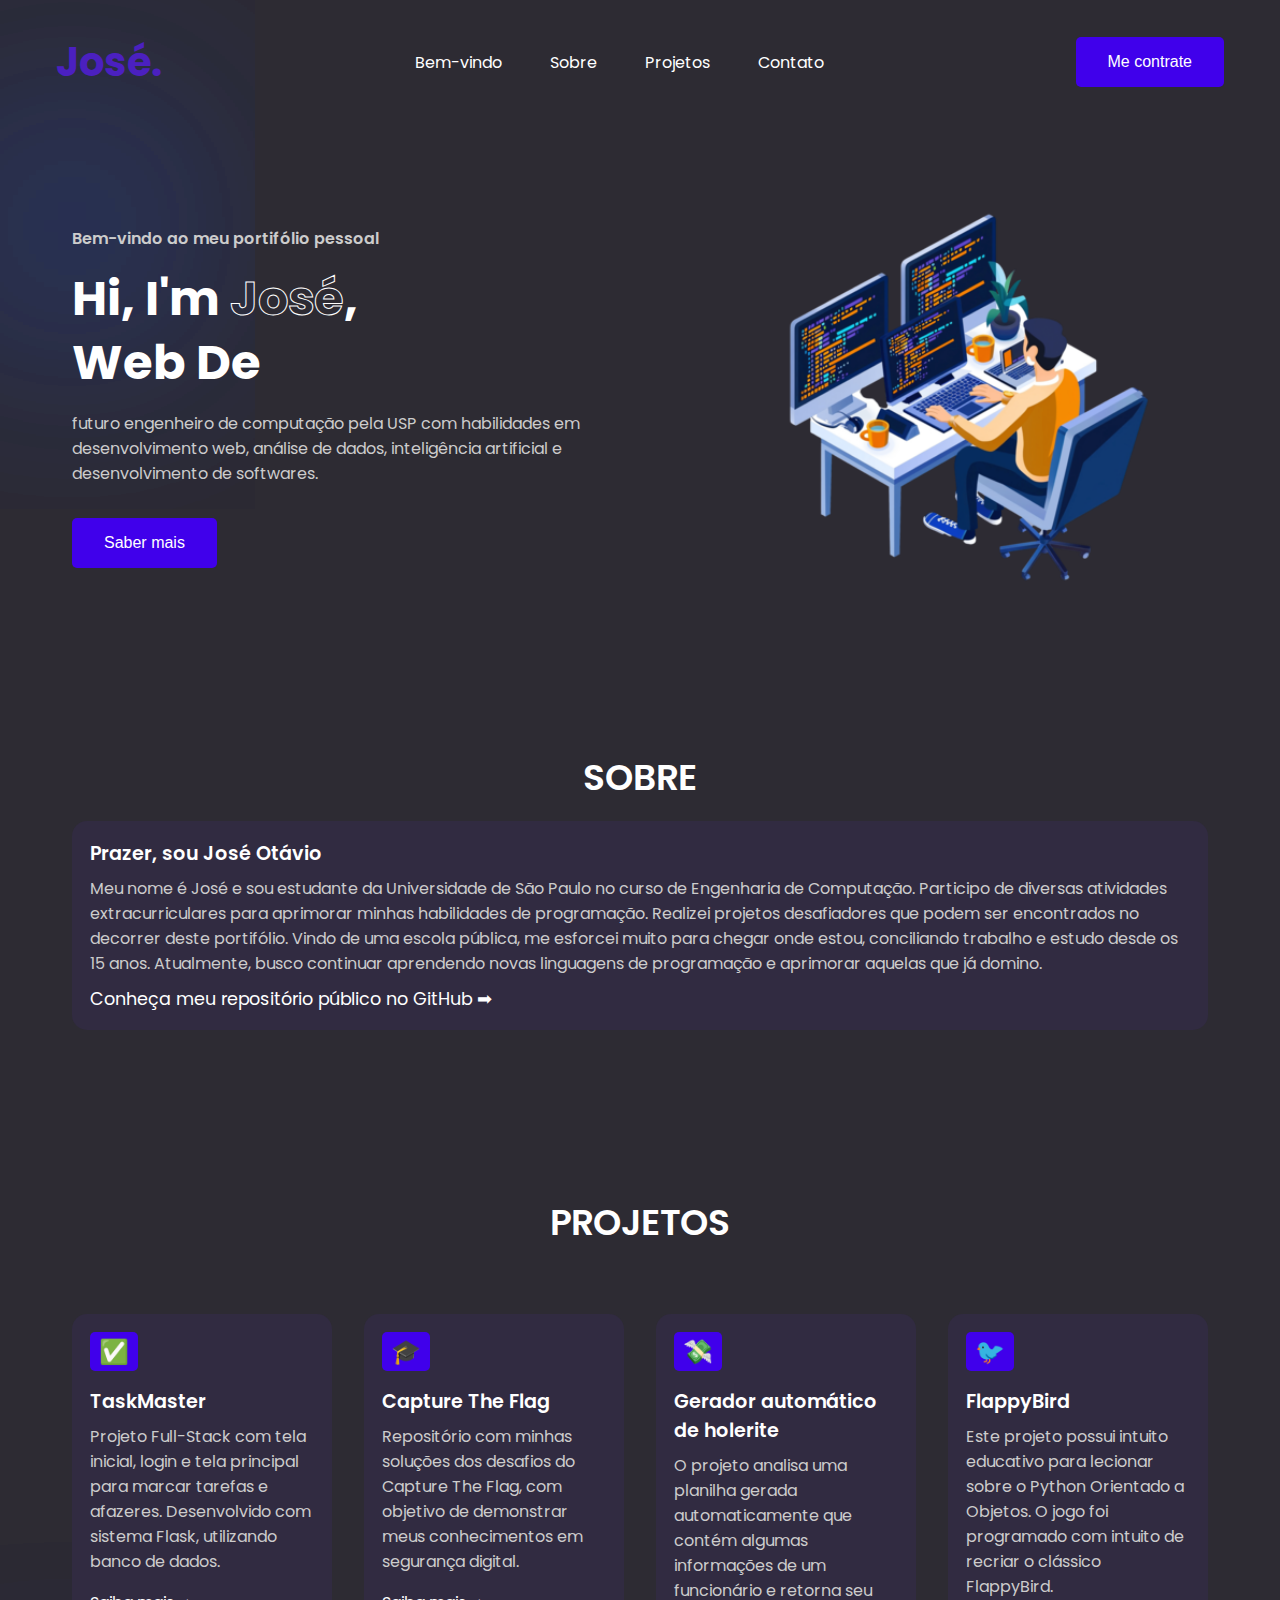
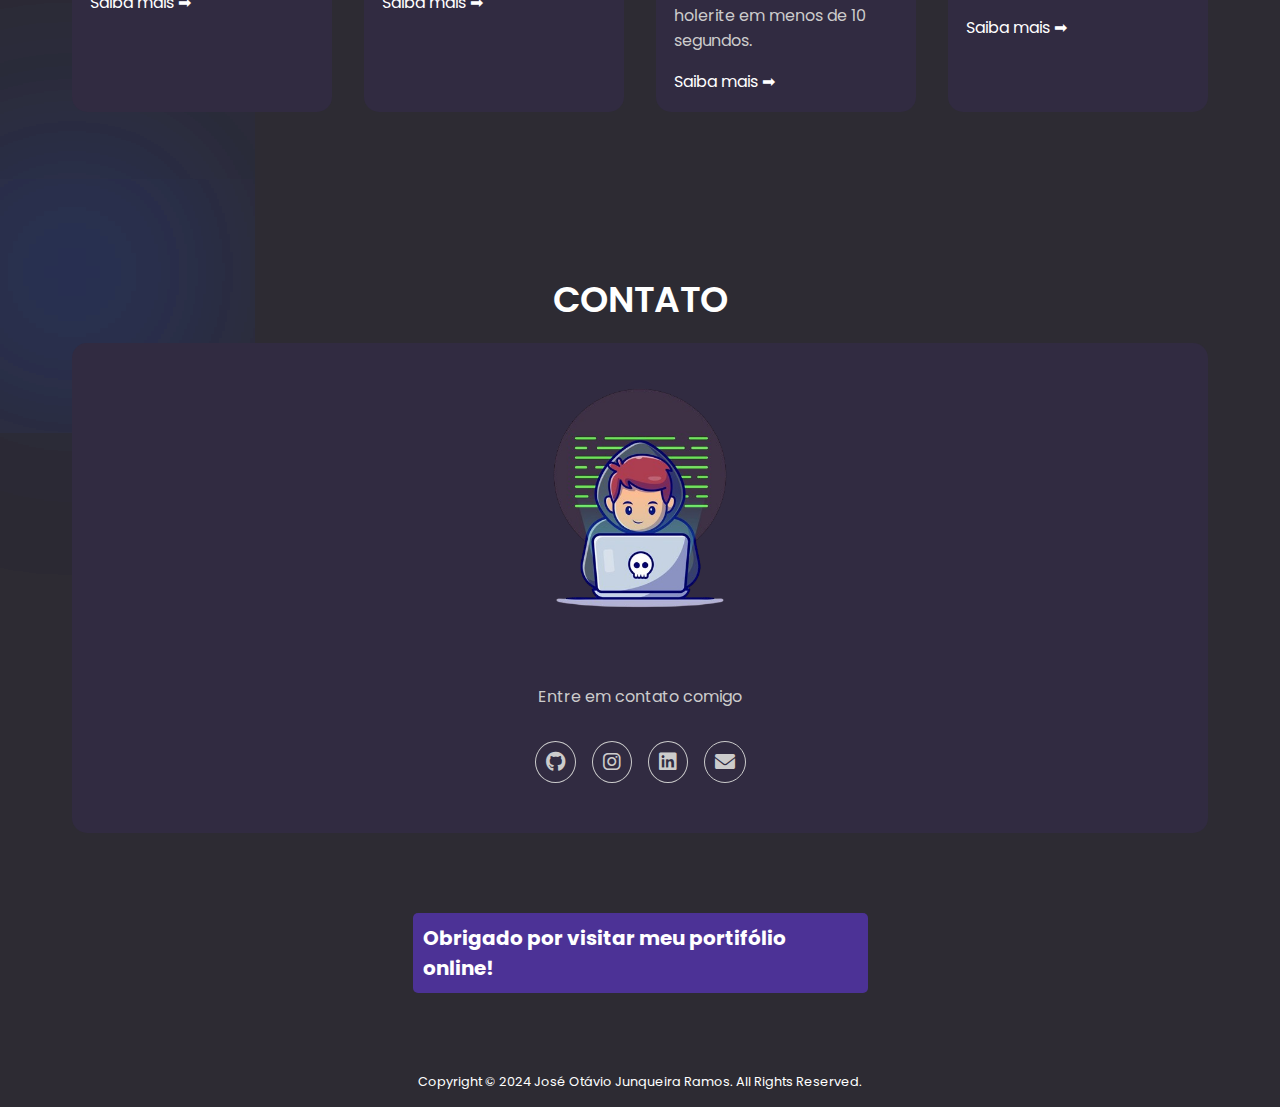
<file: index.html>
<!DOCTYPE html>
<html lang="pr-br">
<head>
    <meta charset="UTF-8">
    <meta name="viewport" content="width=device-width, initial-scale=1.0">
    <link rel="shortcut icon" href="imgs/favicon.ico" type="image/x-icon">
    <link rel="stylesheet" href="style.css">
    <link rel="stylesheet" href="https://cdnjs.cloudflare.com/ajax/libs/font-awesome/6.0.0-beta3/css/all.min.css">
    <title>José Otávio | Portifólio</title>
</head>
<body>
    <header>
        <nav>
            <div class="name"><h1>José.</h1></div>
            <div class="links">
                <ul class="nav-links">
                    <li><a href="#content">Bem-vindo</a></li>
                    <li><a href="#sobremim">Sobre</a></li>
                    <li><a href="#projetos">Projetos</a></li>
                    <li><a href="#contato">Contato</a></li>
                </ul>
            </div>
            <a class="btn-conteiner" target="_blank" href="https://wa.me/5517996804466?text=Ol%C3%A1,%20gostaria%20de%20um%20or%C3%A7amento!"><button class="btn">Me contrate</button></a>
        </nav>
    </header>

    <main class="conteiner">
        <section class="content">
            <span class="blur"></span>
            <span class="blur"></span>
            <h4 id="content">Bem-vindo ao meu portifólio pessoal</h4>
            <h1>Hi, I'm <span class="nome">José</span>, <br> <span id="typing-text"></span></h1> 
            <p>futuro engenheiro de computação pela USP com habilidades em desenvolvimento web, análise de dados, inteligência artificial e desenvolvimento de softwares.</p>
            <a href="#sobremim"><button class="btn">Saber mais</button></a>
        </section>
        <img src="imgs/joseotavio.png" alt="Garoto Programando">
    </main>

    <section class="conteiner">
        <h2 class="page-title" id="sobremim">SOBRE</h2>
        <div class="sobremim">
            <h4>Prazer, sou José Otávio</h4>
            <p>Meu nome é José e sou estudante da Universidade de São Paulo no curso de Engenharia de Computação. Participo de diversas atividades extracurriculares para aprimorar minhas habilidades de programação. Realizei projetos desafiadores que podem ser encontrados no decorrer deste portifólio.
            Vindo de uma escola pública, me esforcei muito para chegar onde estou, conciliando trabalho e estudo desde os 15 anos. Atualmente, busco continuar aprendendo novas linguagens de programação e aprimorar aquelas que já domino.
            </p>
            <a target="_blank" href="https://github.com/JoseOtavioJunqueira/JoseOtavioJunqueira">Conheça meu repositório público no GitHub <span>&#x27A1;</span></a>
        </div>
    </section>

    <section class="conteiner">
        <h2 class="page-title" id="projetos">PROJETOS</h2>
        <div class="projetos">
            <div class="card">
                <span>&#x2705;</span>
                <h4>TaskMaster</h4>
                <p>Projeto Full-Stack com tela inicial, login e tela principal para marcar tarefas e afazeres. Desenvolvido com sistema Flask, utilizando banco de dados.</p>
                <a target="_blank" href="https://github.com/JoseOtavioJunqueira/FlaskLogin">Saiba mais &#x27A1;</a>
            </div>
            <div class="card">
                <span>&#x1F393;</span>
                <h4>Capture The Flag</h4>
                <p>Repositório com minhas soluções dos desafios do Capture The Flag, com objetivo de demonstrar meus conhecimentos em segurança digital.</p>
                <a target="_blank" href="https://github.com/JoseOtavioJunqueira/CaptureTheFlag">Saiba mais &#x27A1;</a>
            </div>
            <div class="card">
                <span>&#x1F4B8;</span>
                <h4>Gerador automático de holerite</h4>
                <p>O projeto analisa uma planilha gerada automaticamente que contém algumas informações de um funcionário e retorna seu holerite em menos de 10 segundos.</p>
                <a target="_blank" href="https://github.com/JoseOtavioJunqueira/GeradorHolerite">Saiba mais &#x27A1;</a>
            </div>
            <div class="card">
                <span>&#x1F426;</span>
                <h4>FlappyBird</h4>
                <p>Este projeto possui intuito educativo para lecionar sobre o Python Orientado a Objetos. O jogo foi programado com intuito de recriar o clássico FlappyBird.</p>
                <a target="_blank" href="https://github.com/JoseOtavioJunqueira/FlappyBird">Saiba mais &#x27A1;</a>
            </div>
        </div>
    </section>

    <footer class="conteiner">
        <span class="blur"></span>
        <span class="blur"></span>
        <h2 class="page-title" id="contato">CONTATO</h2>
        <div class="column">
            <div class="logo">
                <img src="imgs/pcboy.png" alt="Garoto Programando">
            </div>
            <p>Entre em contato comigo</p>
            <div class="socials">
                <a target="_blank" href="https://github.com/JoseOtavioJunqueira/JoseOtavioJunqueira"><i class="fab fa-github"></i></a>
                <a target="_blank" href="https://instagram.com/joseota_eu"><i class="fab fa-instagram"></i></a>
                <a target="_blank" href="https://www.linkedin.com/in/joseotaviojunqueiraramos"><i class="fab fa-linkedin"></i></a>
                <a href="mailto:joseotavio.jr1104@gmail.com"><i class="fas fa-envelope"></i></a>
            </div>
        </div>
    </footer>

    <div class="tks">
        <h4>Obrigado por visitar meu portifólio online!</h4>
    </div>

    <div class="copyright">
        Copyright &copy; 2024 José Otávio Junqueira Ramos. All Rights Reserved.
    </div>

    <script src="script.js"></script>
</body>
</html>
</file>
<file: style.css>
@charset "UTF-8";

@import url('https://fonts.googleapis.com/css2?family=Poppins:ital,wght@0,100;0,200;0,300;0,400;0,500;0,600;0,700;0,800;0,900;1,100;1,200;1,300;1,400;1,500;1,600;1,700;1,800;1,900&display=swap');

:root {
    --cor0: #4000EB;
    --cor1: #4B20C0;
    --cor2: #4C3296;
    --cor3: #44366B;
    --cor4: #312B41;
    --cor5: #2D2B33;
}

* {
    margin: 0;
    padding: 0;
    outline: none;
    border: none;
    box-sizing: border-box;
    scroll-behavior: smooth;
}

body {
    background-color: var(--cor5);
    font-family: 'Poppins', sans-serif;
}

.name {
    color: var(--cor1);
    font-size: 1.25em;
}

@media (max-width: 700px) {
    .name {
        display: none;
    }
}

a {
    text-decoration: none;
}

nav {
    max-width: 1200px;
    margin: auto;
    padding: 2rem 1rem;
    display: flex;
    align-items: center;
    justify-content: space-between;
    gap: 2rem;
}

.nav-links {
    list-style: none;
    display: flex;
    align-items: center;
    gap: 3rem;
}

.links > ul > li > a {
    position: relative;
    padding-bottom: 0.75rem;
    color: white;
}

.links > ul > li > a::after {
    content: "";
    position: absolute;
    height: 2px;
    width: 0;
    bottom: 0;
    left: 0;
    background-color: var(--cor0);
    transition: all 0.3s ease;
}

.links > ul > li > a:hover::after {
    width: 100%;
}

.btn {
    padding: 1rem 2rem;
    font-size: 1rem;
    color: white;
    background-color: var(--cor0);
    border-radius: 5px;
    cursor: pointer;
    transition: all 0.3s ease;
}

.btn:hover {
    background-color: var(--cor2);
}

@media (max-width: 650px) {
    header nav {
        flex-direction: column;
        align-items: center;
    }

    .btn-container {
        width: 100%;
        margin-top: 10px;
    }

}

main > img {
    width: 70%;
    margin-left: 20%;
    display: flex;
}

@media (max-width: 900px) {
    main > img {
        width: 0%;
    }
}

.conteiner {
    max-width: 1200px;
    margin: auto;
    padding: 5rem 2rem;
}

.blur {
    position: absolute;
    box-shadow: 0 0 1000px 50px #1d4ed8;
    z-index: -100;
}

main {
    max-width: 1200px;
    min-width: 300px;
    position: relative;
    padding-top: 2rem;
    display: grid;
    grid-template-columns: repeat(2, 1fr);
    align-items: center;
    gap: 2rem;
}

main > section > h4 {
    width: 400px;
    margin-bottom: 1rem;
    color: #ccc;
    font-size: 1rem;
    font-weight: 600;
}

main > section > h1 {
    color: white;
    margin-bottom: 1rem;
    font-size: 3rem;
    font-weight: 700;
    line-height: 4rem;
}

#typing-text {
    margin-bottom: -1rem;
    white-space: nowrap;
    overflow: hidden;
    display: inline-block;
    animation: blink 0.75s step-end infinite;
}


@media (max-width: 600px) {
    #typing-text {
        white-space: pre-wrap;
        width: 73%;
        word-wrap: break-word;
    }
}

main > section > h1 > span.nome {
    -webkit-text-fill-color: transparent;
    -webkit-text-stroke: 1px white;
} 

main > section > p {
    margin-bottom: 2rem;
    color: #ccc;
}

@media (max-width: 600px) {
    main > section > p {
        width: 230px;
    }
}

h2.page-title {
    margin-bottom: 1rem;
    color: white;
    text-align: center;
    font-size: 2.25rem;
    font-weight: 600;
}

.sobremim {
    background-color: var(--cor4);
    padding: 1rem;
    margin-bottom: 5px;
    border: 2px solid transparent;
    transition: all 0.3s ease;
    border-radius: 15px;
}

.sobremim:hover {
    background-color: var(--cor3);
    border-color: white;
}

.sobremim > p {
    color: #ccc;
    margin-bottom: 10px;
}

.sobremim > a {
    color: white;
    font-size: 1.1rem;
    transition: all 0.3s ease;
}

.sobremim >a:hover {
    color: var(--cor0);
}

.sobremim > h4 {
    margin-bottom: 0.5rem;
    color: white;
    font-size: 1.2rem;
    font-weight: 600;
}

.projetos {
    margin-top: 4rem;
    display: grid;
    grid-template-columns: repeat(4, 1fr);
    gap: 2rem;
}

@media (max-width: 1200px) {
    .projetos {
        grid-template-columns: repeat(3, 1fr);
    }
}

@media (max-width: 900px) {
    .projetos {
        grid-template-columns: repeat(2, 1fr);
    }
}

@media (max-width: 600px) {
    .projetos {
        grid-template-columns: 1fr;
    }
}

.projetos > .card {
    background-color: var(--cor4);
    padding: 1rem;
    border: 2px solid transparent;
    border-radius: 15px;
    transition: all 0.3s ease;
}

.projetos > .card:hover {
    background-color: var(--cor3);
    border-color: white;
}

.projetos > .card > span {
    display: inline-block;
    background-color: var(--cor0);
    padding: 2px 9px;
    margin-bottom: 1rem;
    font-size: 1.5rem;
    border-radius: 5px;
}

.projetos > .card > h4 {
    margin-bottom: 0.5rem;
    color: white;
    font-size: 1.2rem;
    font-weight: 600;
}

.projetos > .card > p {
    color: #ccc;    margin-bottom: 1rem;
}

.projetos > .card > a {
    color: white;
    transition: all 0.3s ease;
}

.projetos > .card > a:hover {
    color: var(--cor0);
}

.contato {
    background-color: var(--cor4);
    padding: 1rem;
    margin-bottom: 5px;
    border: 2px solid transparent;
    transition: all 0.3s ease;
    border-radius: 15px;
    text-align: left;
}

.contato:hover {
    background-color: var(--cor3);
    border-color: white;
}

.contato > h4 {
    margin-bottom: 0.5rem;
    color: white;
    font-size: 1.2rem;
    font-weight: 600;
}

.contato img{
    vertical-align: middle;
    width: 3%;
}


.column {
    background-color: var(--cor4);
    border-radius: 15px;
    border: 2px solid transparent;
    transition: all 0.3s ease;
    padding-bottom: 3rem;
}

.column:hover {
    background-color: var(--cor3);
    border-color: white;
}

footer .column p{
    text-align: center;
}

footer .logo{
    text-align: center;
}

footer .column .logo > img{
    max-width: 300px;
    margin-bottom: 2rem;
}

footer .column p{
    color: #ccc;
    margin-bottom: 2rem;
}

footer .column .socials {
    display: flex;
    justify-content: center;
    gap: 1rem;
}

footer .column .socials a{
    color: #ccc;
    border: 1px solid #ccc;
    padding: 5px 10px;
    font-size: 1.25rem;
    border-radius: 100%;
    transition: all 0.3s ease;
}

footer .column .socials a:hover {
    color: white;
    background-color: var(--cor0);
    border-color: var(--cor0);
}

.copyright {
    max-width: 1200px;
    margin: auto;
    padding: 1rem;
    color: white;
    font-size: 0.8rem;
    text-align: center;
}


.tks {
    color: white;
    font-size: 1.25rem;
    margin: 0 auto 4rem auto;
    background-color: var(--cor2);
    padding: 10px;
    border-radius: 5px;
    max-width: 455px;
}
</file>
